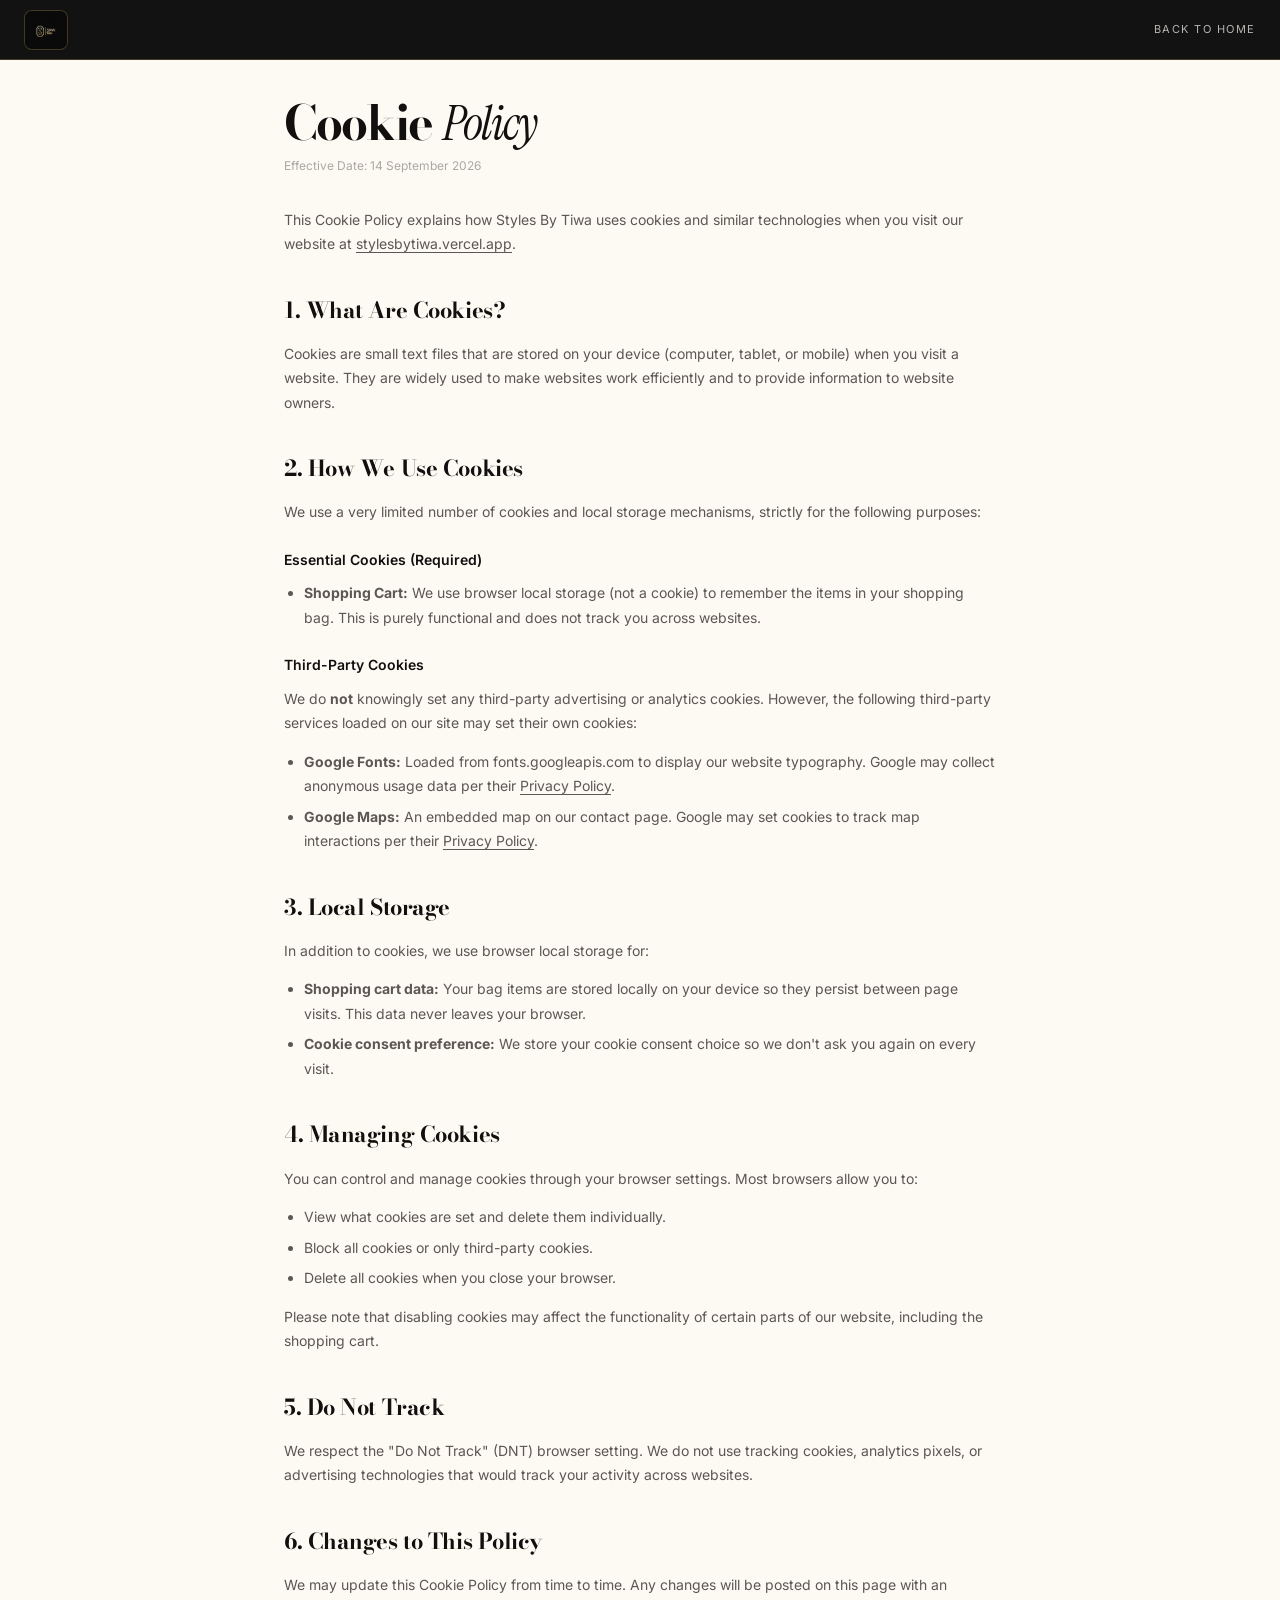
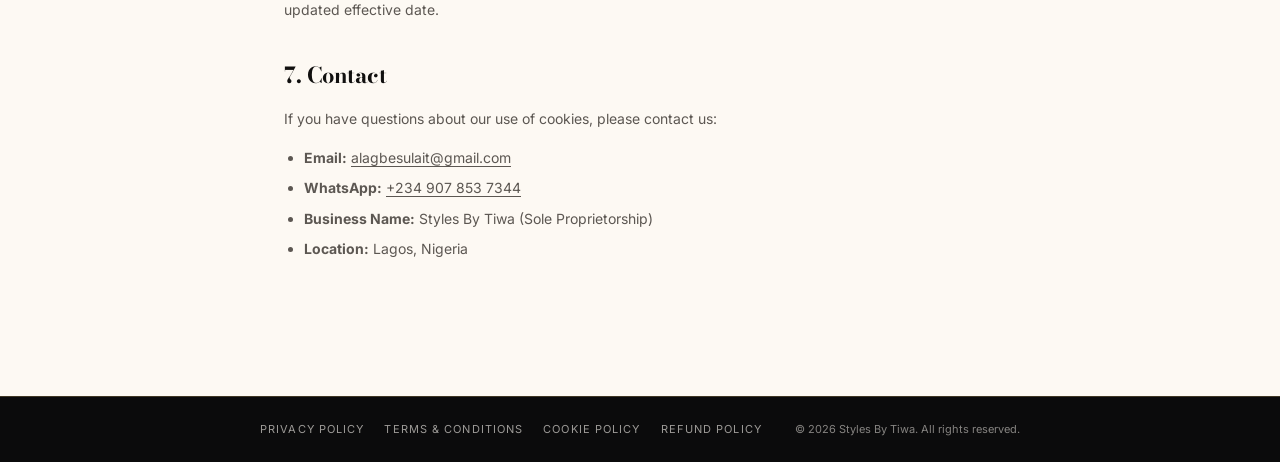
<file: cookie-policy.html>
<!DOCTYPE html>
<html lang="en">
<head>
<meta charset="UTF-8"/>
<meta name="viewport" content="width=device-width, initial-scale=1.0"/>
<meta name="robots" content="noindex, nofollow"/>
<title>Cookie Policy | Styles By Tiwa</title>
<link rel="icon" type="image/jpeg" href="images/Hero_logo.jpeg"/>
<link href="https://fonts.googleapis.com/css2?family=Bodoni+Moda:opsz,wght@6..96,400;6..96,600&family=Instrument+Serif:ital@0;1&family=Inter:wght@400;500;600&display=swap" rel="stylesheet">
<link rel="stylesheet" href="legal.css"/>
</head>
<body>
<header class="header">
  <a href="index.html" class="logo"><span class="logo-mark"><img src="images/Hero_logo.jpeg" alt="Styles By Tiwa"/></span></a>
  <a href="index.html" class="back-link">Back to Home</a>
</header>
<main>
  <h1>Cookie <em>Policy</em></h1>
  <p class="effective-date">Effective Date: 14 September 2026</p>

  <p>This Cookie Policy explains how Styles By Tiwa uses cookies and similar technologies when you visit our website at <a href="https://stylesbytiwa.vercel.app" class="link">stylesbytiwa.vercel.app</a>.</p>

  <h2>1. What Are Cookies?</h2>
  <p>Cookies are small text files that are stored on your device (computer, tablet, or mobile) when you visit a website. They are widely used to make websites work efficiently and to provide information to website owners.</p>

  <h2>2. How We Use Cookies</h2>
  <p>We use a very limited number of cookies and local storage mechanisms, strictly for the following purposes:</p>

  <h3>Essential Cookies (Required)</h3>
  <ul>
    <li><strong>Shopping Cart:</strong> We use browser local storage (not a cookie) to remember the items in your shopping bag. This is purely functional and does not track you across websites.</li>
  </ul>

  <h3>Third-Party Cookies</h3>
  <p>We do <strong>not</strong> knowingly set any third-party advertising or analytics cookies. However, the following third-party services loaded on our site may set their own cookies:</p>
  <ul>
    <li><strong>Google Fonts:</strong> Loaded from fonts.googleapis.com to display our website typography. Google may collect anonymous usage data per their <a href="https://policies.google.com/privacy" target="_blank" rel="noopener" class="link">Privacy Policy</a>.</li>
    <li><strong>Google Maps:</strong> An embedded map on our contact page. Google may set cookies to track map interactions per their <a href="https://policies.google.com/privacy" target="_blank" rel="noopener" class="link">Privacy Policy</a>.</li>
  </ul>

  <h2>3. Local Storage</h2>
  <p>In addition to cookies, we use browser local storage for:</p>
  <ul>
    <li><strong>Shopping cart data:</strong> Your bag items are stored locally on your device so they persist between page visits. This data never leaves your browser.</li>
    <li><strong>Cookie consent preference:</strong> We store your cookie consent choice so we don't ask you again on every visit.</li>
  </ul>

  <h2>4. Managing Cookies</h2>
  <p>You can control and manage cookies through your browser settings. Most browsers allow you to:</p>
  <ul>
    <li>View what cookies are set and delete them individually.</li>
    <li>Block all cookies or only third-party cookies.</li>
    <li>Delete all cookies when you close your browser.</li>
  </ul>
  <p>Please note that disabling cookies may affect the functionality of certain parts of our website, including the shopping cart.</p>

  <h2>5. Do Not Track</h2>
  <p>We respect the "Do Not Track" (DNT) browser setting. We do not use tracking cookies, analytics pixels, or advertising technologies that would track your activity across websites.</p>

  <h2>6. Changes to This Policy</h2>
  <p>We may update this Cookie Policy from time to time. Any changes will be posted on this page with an updated effective date.</p>

  <h2>7. Contact</h2>
  <p>If you have questions about our use of cookies, please contact us:</p>
  <ul>
    <li><strong>Email:</strong> <a href="mailto:alagbesulait@gmail.com" class="link">alagbesulait@gmail.com</a></li>
    <li><strong>WhatsApp:</strong> <a href="https://wa.me/2349078537344" class="link">+234 907 853 7344</a></li>
    <li><strong>Business Name:</strong> Styles By Tiwa (Sole Proprietorship)</li>
    <li><strong>Location:</strong> Lagos, Nigeria</li>
  </ul>
</main>
<footer class="footer">
  <div class="footer-inner">
    <div class="footer-links">
      <a href="privacy-policy.html">Privacy Policy</a>
      <a href="terms.html">Terms &amp; Conditions</a>
      <a href="cookie-policy.html">Cookie Policy</a>
      <a href="refund-policy.html">Refund Policy</a>
    </div>
    <div class="footer-copy">&copy; 2026 Styles By Tiwa. All rights reserved.</div>
  </div>
</footer>
</body>
</html>
</file>
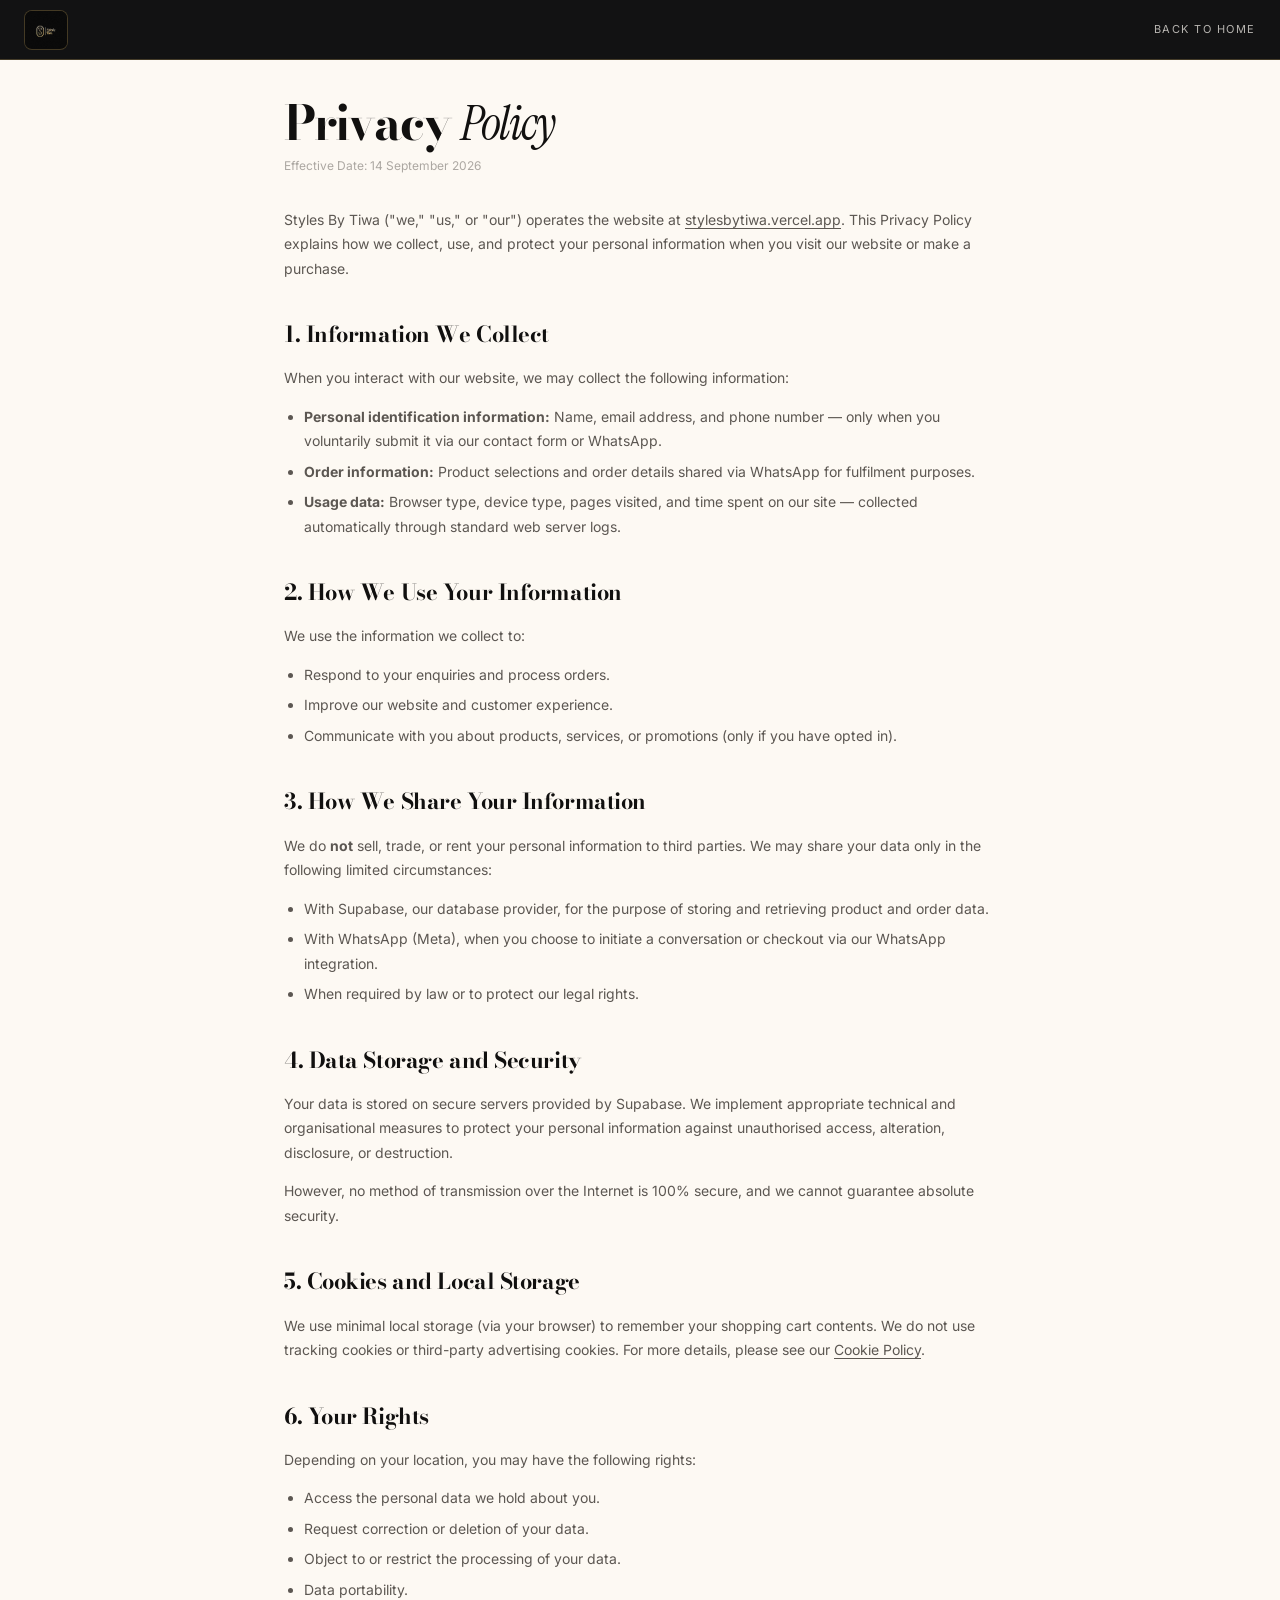
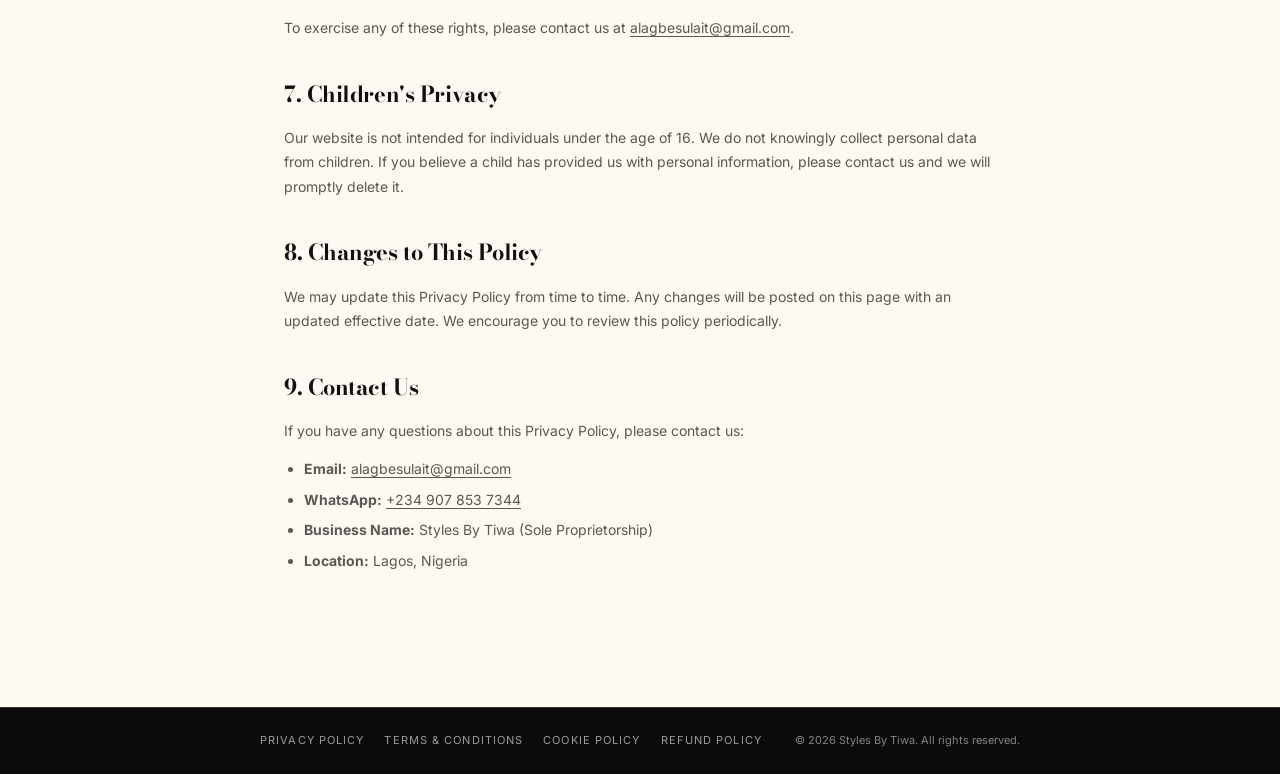
<file: privacy-policy.html>
<!DOCTYPE html>
<html lang="en">
<head>
<meta charset="UTF-8"/>
<meta name="viewport" content="width=device-width, initial-scale=1.0"/>
<meta name="robots" content="noindex, nofollow"/>
<title>Privacy Policy | Styles By Tiwa</title>
<link rel="icon" type="image/jpeg" href="images/Hero_logo.jpeg"/>
<link href="https://fonts.googleapis.com/css2?family=Bodoni+Moda:opsz,wght@6..96,400;6..96,600&family=Instrument+Serif:ital@0;1&family=Inter:wght@400;500;600&display=swap" rel="stylesheet">
<link rel="stylesheet" href="legal.css"/>
</head>
<body>
<header class="header">
  <a href="index.html" class="logo"><span class="logo-mark"><img src="images/Hero_logo.jpeg" alt="Styles By Tiwa"/></span></a>
  <a href="index.html" class="back-link">Back to Home</a>
</header>
<main>
  <h1>Privacy <em>Policy</em></h1>
  <p class="effective-date">Effective Date: 14 September 2026</p>

  <p>Styles By Tiwa ("we," "us," or "our") operates the website at <a href="https://stylesbytiwa.vercel.app" class="link">stylesbytiwa.vercel.app</a>. This Privacy Policy explains how we collect, use, and protect your personal information when you visit our website or make a purchase.</p>

  <h2>1. Information We Collect</h2>
  <p>When you interact with our website, we may collect the following information:</p>
  <ul>
    <li><strong>Personal identification information:</strong> Name, email address, and phone number — only when you voluntarily submit it via our contact form or WhatsApp.</li>
    <li><strong>Order information:</strong> Product selections and order details shared via WhatsApp for fulfilment purposes.</li>
    <li><strong>Usage data:</strong> Browser type, device type, pages visited, and time spent on our site — collected automatically through standard web server logs.</li>
  </ul>

  <h2>2. How We Use Your Information</h2>
  <p>We use the information we collect to:</p>
  <ul>
    <li>Respond to your enquiries and process orders.</li>
    <li>Improve our website and customer experience.</li>
    <li>Communicate with you about products, services, or promotions (only if you have opted in).</li>
  </ul>

  <h2>3. How We Share Your Information</h2>
  <p>We do <strong>not</strong> sell, trade, or rent your personal information to third parties. We may share your data only in the following limited circumstances:</p>
  <ul>
    <li>With Supabase, our database provider, for the purpose of storing and retrieving product and order data.</li>
    <li>With WhatsApp (Meta), when you choose to initiate a conversation or checkout via our WhatsApp integration.</li>
    <li>When required by law or to protect our legal rights.</li>
  </ul>

  <h2>4. Data Storage and Security</h2>
  <p>Your data is stored on secure servers provided by Supabase. We implement appropriate technical and organisational measures to protect your personal information against unauthorised access, alteration, disclosure, or destruction.</p>
  <p>However, no method of transmission over the Internet is 100% secure, and we cannot guarantee absolute security.</p>

  <h2>5. Cookies and Local Storage</h2>
  <p>We use minimal local storage (via your browser) to remember your shopping cart contents. We do not use tracking cookies or third-party advertising cookies. For more details, please see our <a href="cookie-policy.html" class="link">Cookie Policy</a>.</p>

  <h2>6. Your Rights</h2>
  <p>Depending on your location, you may have the following rights:</p>
  <ul>
    <li>Access the personal data we hold about you.</li>
    <li>Request correction or deletion of your data.</li>
    <li>Object to or restrict the processing of your data.</li>
    <li>Data portability.</li>
  </ul>
  <p>To exercise any of these rights, please contact us at <a href="mailto:alagbesulait@gmail.com" class="link">alagbesulait@gmail.com</a>.</p>

  <h2>7. Children's Privacy</h2>
  <p>Our website is not intended for individuals under the age of 16. We do not knowingly collect personal data from children. If you believe a child has provided us with personal information, please contact us and we will promptly delete it.</p>

  <h2>8. Changes to This Policy</h2>
  <p>We may update this Privacy Policy from time to time. Any changes will be posted on this page with an updated effective date. We encourage you to review this policy periodically.</p>

  <h2>9. Contact Us</h2>
  <p>If you have any questions about this Privacy Policy, please contact us:</p>
  <ul>
    <li><strong>Email:</strong> <a href="mailto:alagbesulait@gmail.com" class="link">alagbesulait@gmail.com</a></li>
    <li><strong>WhatsApp:</strong> <a href="https://wa.me/2349078537344" class="link">+234 907 853 7344</a></li>
    <li><strong>Business Name:</strong> Styles By Tiwa (Sole Proprietorship)</li>
    <li><strong>Location:</strong> Lagos, Nigeria</li>
  </ul>
</main>
<footer class="footer">
  <div class="footer-inner">
    <div class="footer-links">
      <a href="privacy-policy.html">Privacy Policy</a>
      <a href="terms.html">Terms &amp; Conditions</a>
      <a href="cookie-policy.html">Cookie Policy</a>
      <a href="refund-policy.html">Refund Policy</a>
    </div>
    <div class="footer-copy">&copy; 2026 Styles By Tiwa. All rights reserved.</div>
  </div>
</footer>
</body>
</html>
</file>
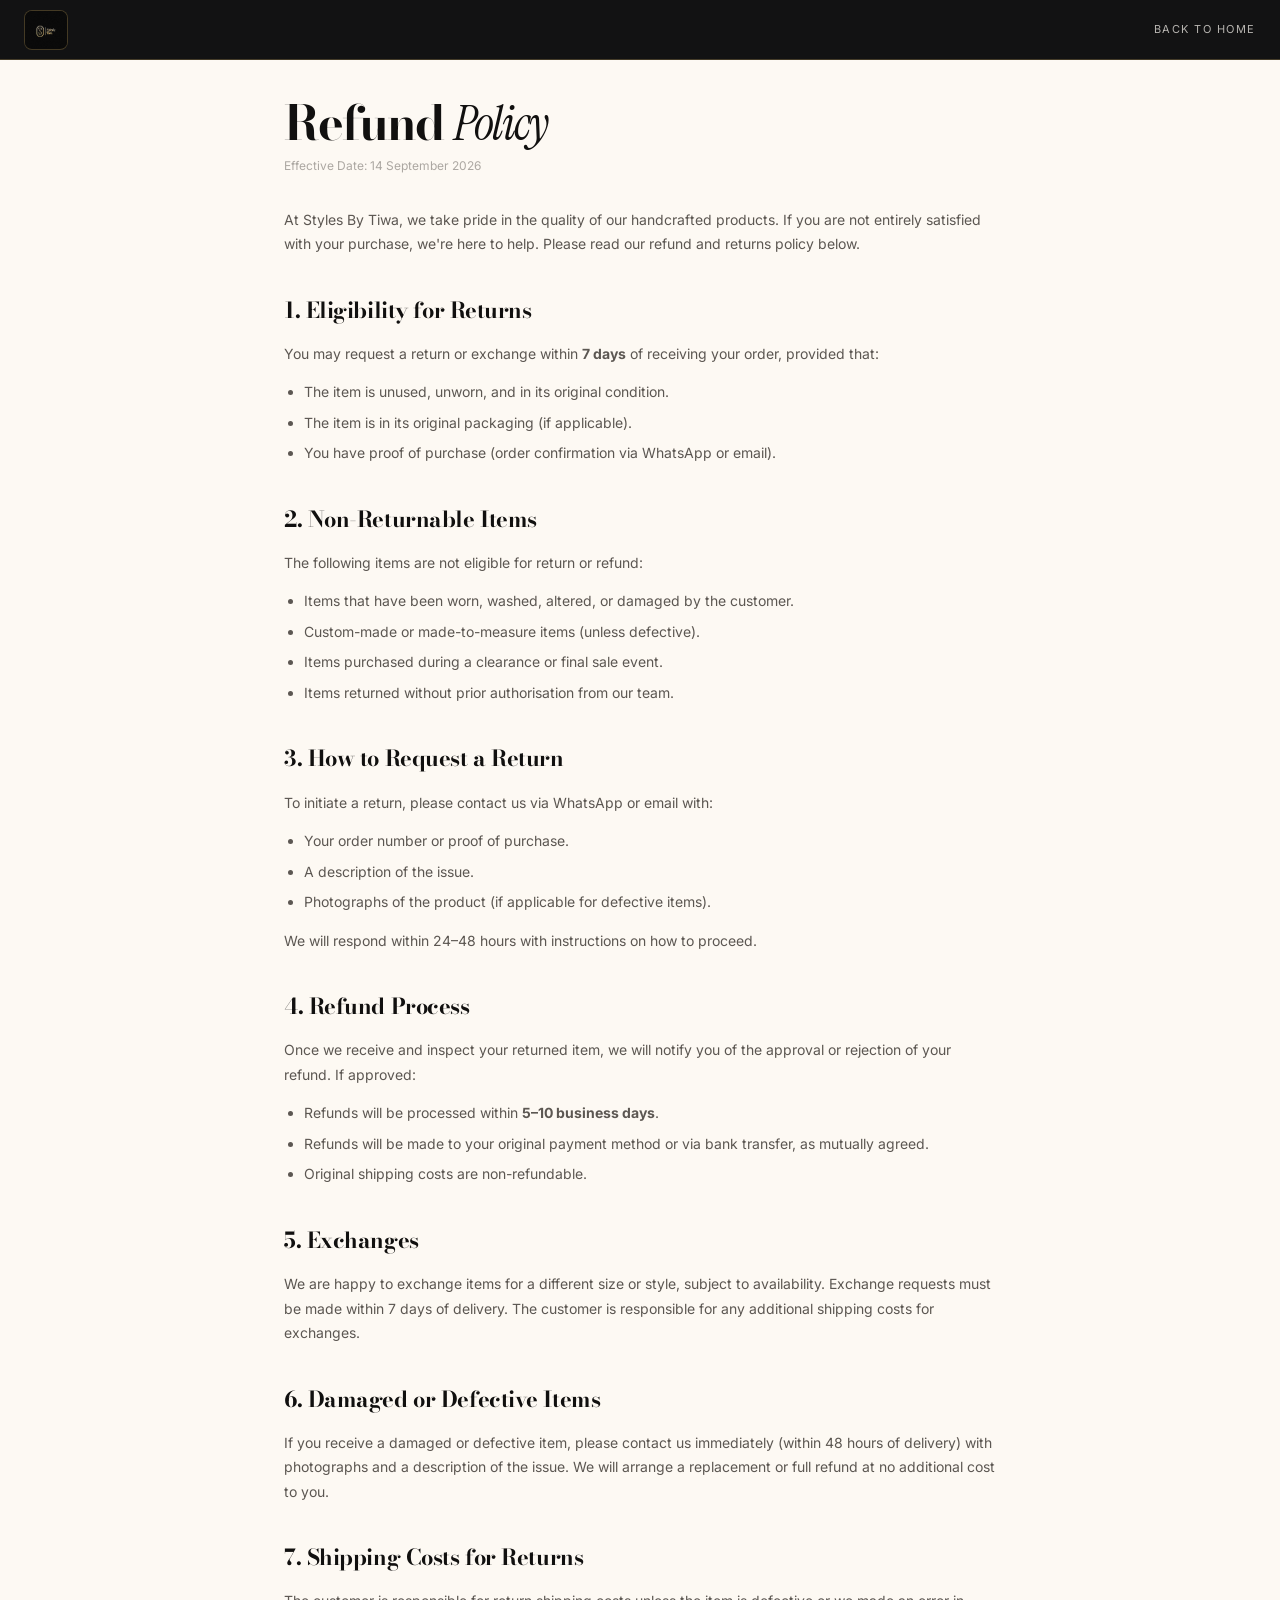
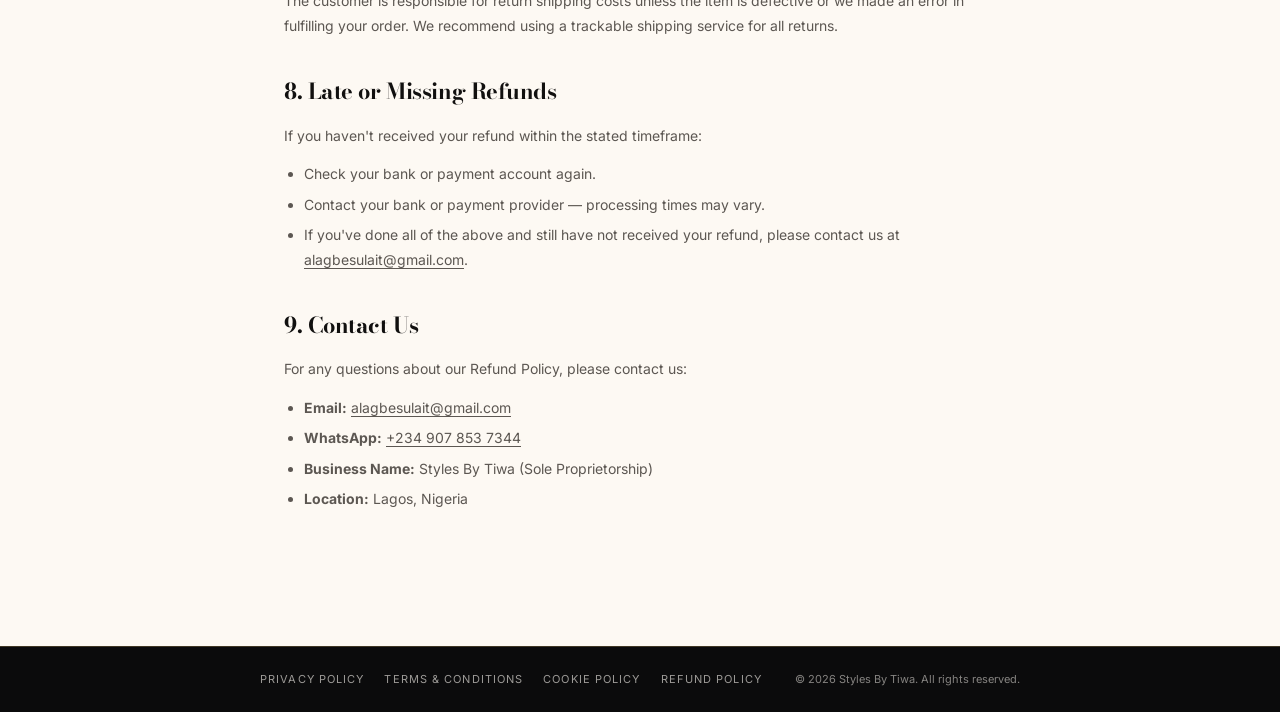
<file: refund-policy.html>
<!DOCTYPE html>
<html lang="en">
<head>
<meta charset="UTF-8"/>
<meta name="viewport" content="width=device-width, initial-scale=1.0"/>
<meta name="robots" content="noindex, nofollow"/>
<title>Refund Policy | Styles By Tiwa</title>
<link rel="icon" type="image/jpeg" href="images/Hero_logo.jpeg"/>
<link href="https://fonts.googleapis.com/css2?family=Bodoni+Moda:opsz,wght@6..96,400;6..96,600&family=Instrument+Serif:ital@0;1&family=Inter:wght@400;500;600&display=swap" rel="stylesheet">
<link rel="stylesheet" href="legal.css"/>
</head>
<body>
<header class="header">
  <a href="index.html" class="logo"><span class="logo-mark"><img src="images/Hero_logo.jpeg" alt="Styles By Tiwa"/></span></a>
  <a href="index.html" class="back-link">Back to Home</a>
</header>
<main>
  <h1>Refund <em>Policy</em></h1>
  <p class="effective-date">Effective Date: 14 September 2026</p>

  <p>At Styles By Tiwa, we take pride in the quality of our handcrafted products. If you are not entirely satisfied with your purchase, we're here to help. Please read our refund and returns policy below.</p>

  <h2>1. Eligibility for Returns</h2>
  <p>You may request a return or exchange within <strong>7 days</strong> of receiving your order, provided that:</p>
  <ul>
    <li>The item is unused, unworn, and in its original condition.</li>
    <li>The item is in its original packaging (if applicable).</li>
    <li>You have proof of purchase (order confirmation via WhatsApp or email).</li>
  </ul>

  <h2>2. Non-Returnable Items</h2>
  <p>The following items are not eligible for return or refund:</p>
  <ul>
    <li>Items that have been worn, washed, altered, or damaged by the customer.</li>
    <li>Custom-made or made-to-measure items (unless defective).</li>
    <li>Items purchased during a clearance or final sale event.</li>
    <li>Items returned without prior authorisation from our team.</li>
  </ul>

  <h2>3. How to Request a Return</h2>
  <p>To initiate a return, please contact us via WhatsApp or email with:</p>
  <ul>
    <li>Your order number or proof of purchase.</li>
    <li>A description of the issue.</li>
    <li>Photographs of the product (if applicable for defective items).</li>
  </ul>
  <p>We will respond within 24–48 hours with instructions on how to proceed.</p>

  <h2>4. Refund Process</h2>
  <p>Once we receive and inspect your returned item, we will notify you of the approval or rejection of your refund. If approved:</p>
  <ul>
    <li>Refunds will be processed within <strong>5–10 business days</strong>.</li>
    <li>Refunds will be made to your original payment method or via bank transfer, as mutually agreed.</li>
    <li>Original shipping costs are non-refundable.</li>
  </ul>

  <h2>5. Exchanges</h2>
  <p>We are happy to exchange items for a different size or style, subject to availability. Exchange requests must be made within 7 days of delivery. The customer is responsible for any additional shipping costs for exchanges.</p>

  <h2>6. Damaged or Defective Items</h2>
  <p>If you receive a damaged or defective item, please contact us immediately (within 48 hours of delivery) with photographs and a description of the issue. We will arrange a replacement or full refund at no additional cost to you.</p>

  <h2>7. Shipping Costs for Returns</h2>
  <p>The customer is responsible for return shipping costs unless the item is defective or we made an error in fulfilling your order. We recommend using a trackable shipping service for all returns.</p>

  <h2>8. Late or Missing Refunds</h2>
  <p>If you haven't received your refund within the stated timeframe:</p>
  <ul>
    <li>Check your bank or payment account again.</li>
    <li>Contact your bank or payment provider — processing times may vary.</li>
    <li>If you've done all of the above and still have not received your refund, please contact us at <a href="mailto:alagbesulait@gmail.com" class="link">alagbesulait@gmail.com</a>.</li>
  </ul>

  <h2>9. Contact Us</h2>
  <p>For any questions about our Refund Policy, please contact us:</p>
  <ul>
    <li><strong>Email:</strong> <a href="mailto:alagbesulait@gmail.com" class="link">alagbesulait@gmail.com</a></li>
    <li><strong>WhatsApp:</strong> <a href="https://wa.me/2349078537344" class="link">+234 907 853 7344</a></li>
    <li><strong>Business Name:</strong> Styles By Tiwa (Sole Proprietorship)</li>
    <li><strong>Location:</strong> Lagos, Nigeria</li>
  </ul>
</main>
<footer class="footer">
  <div class="footer-inner">
    <div class="footer-links">
      <a href="privacy-policy.html">Privacy Policy</a>
      <a href="terms.html">Terms &amp; Conditions</a>
      <a href="cookie-policy.html">Cookie Policy</a>
      <a href="refund-policy.html">Refund Policy</a>
    </div>
    <div class="footer-copy">&copy; 2026 Styles By Tiwa. All rights reserved.</div>
  </div>
</footer>
</body>
</html>
</file>
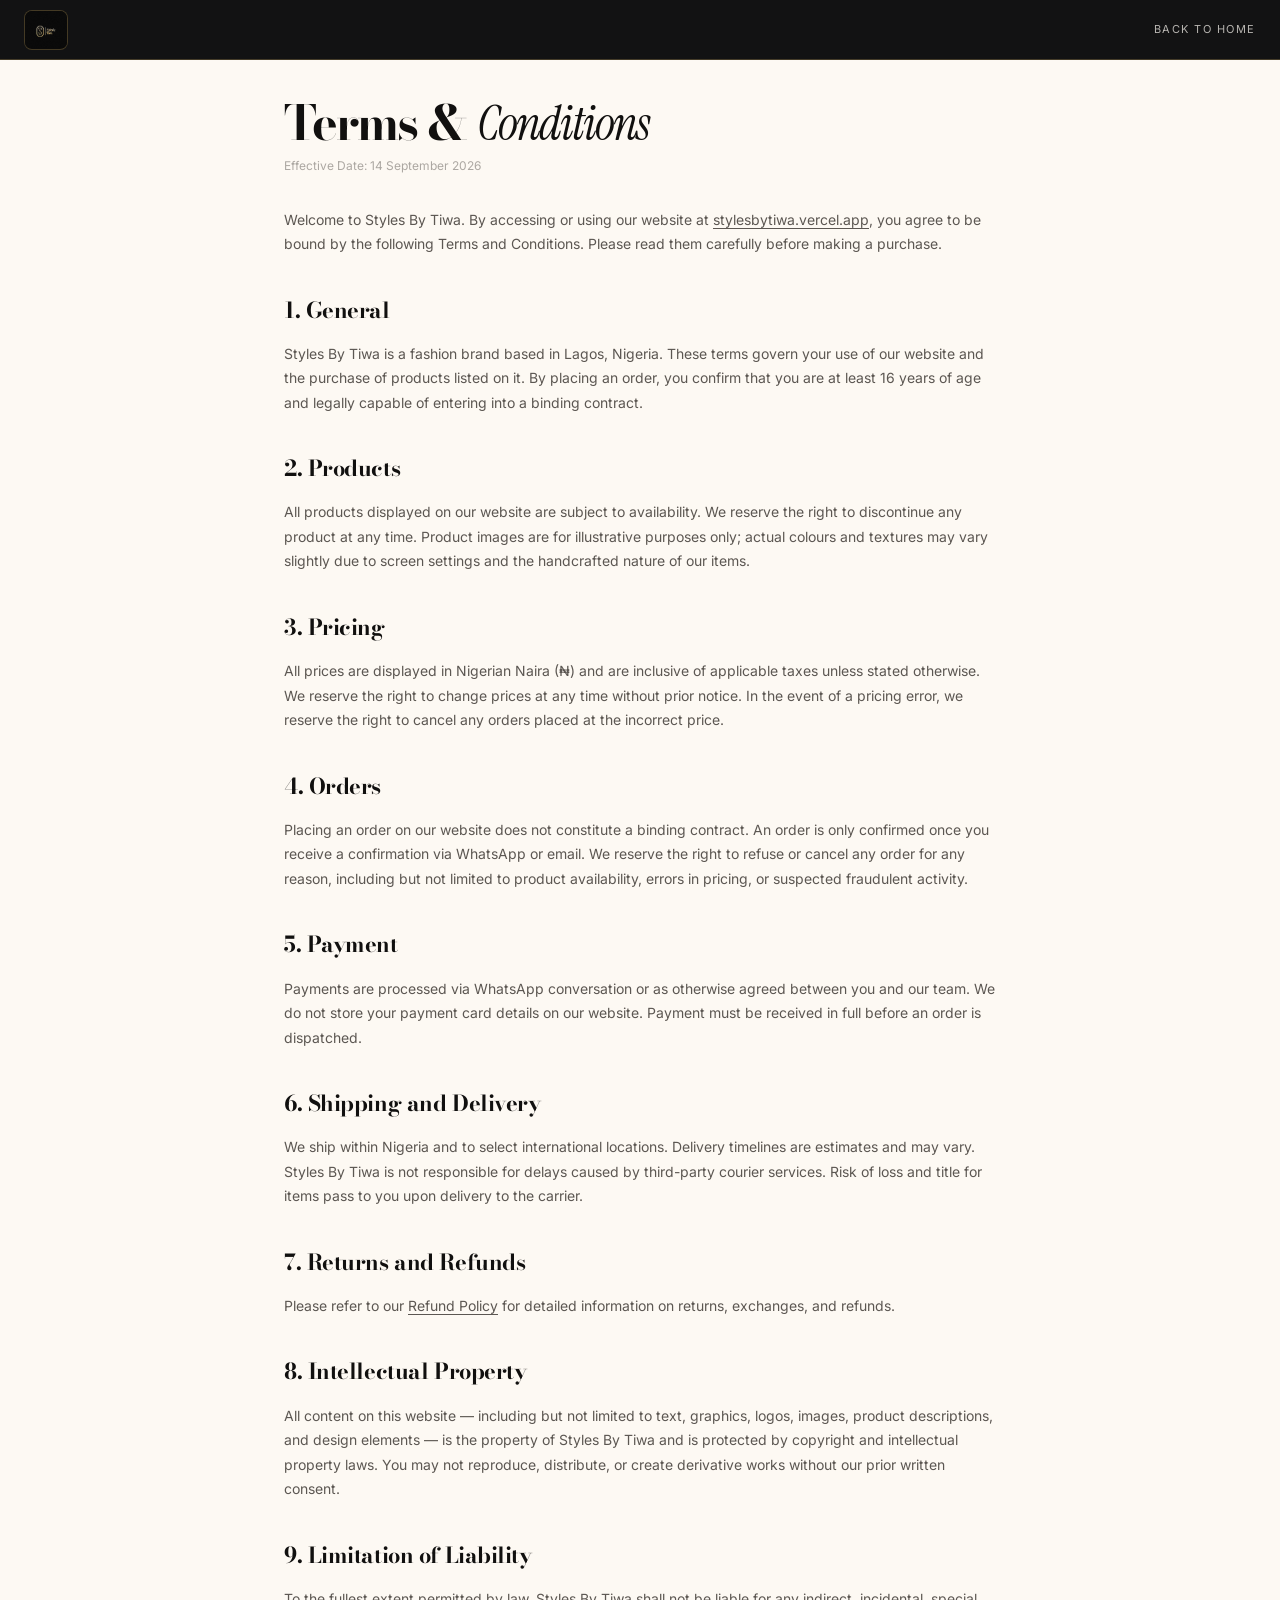
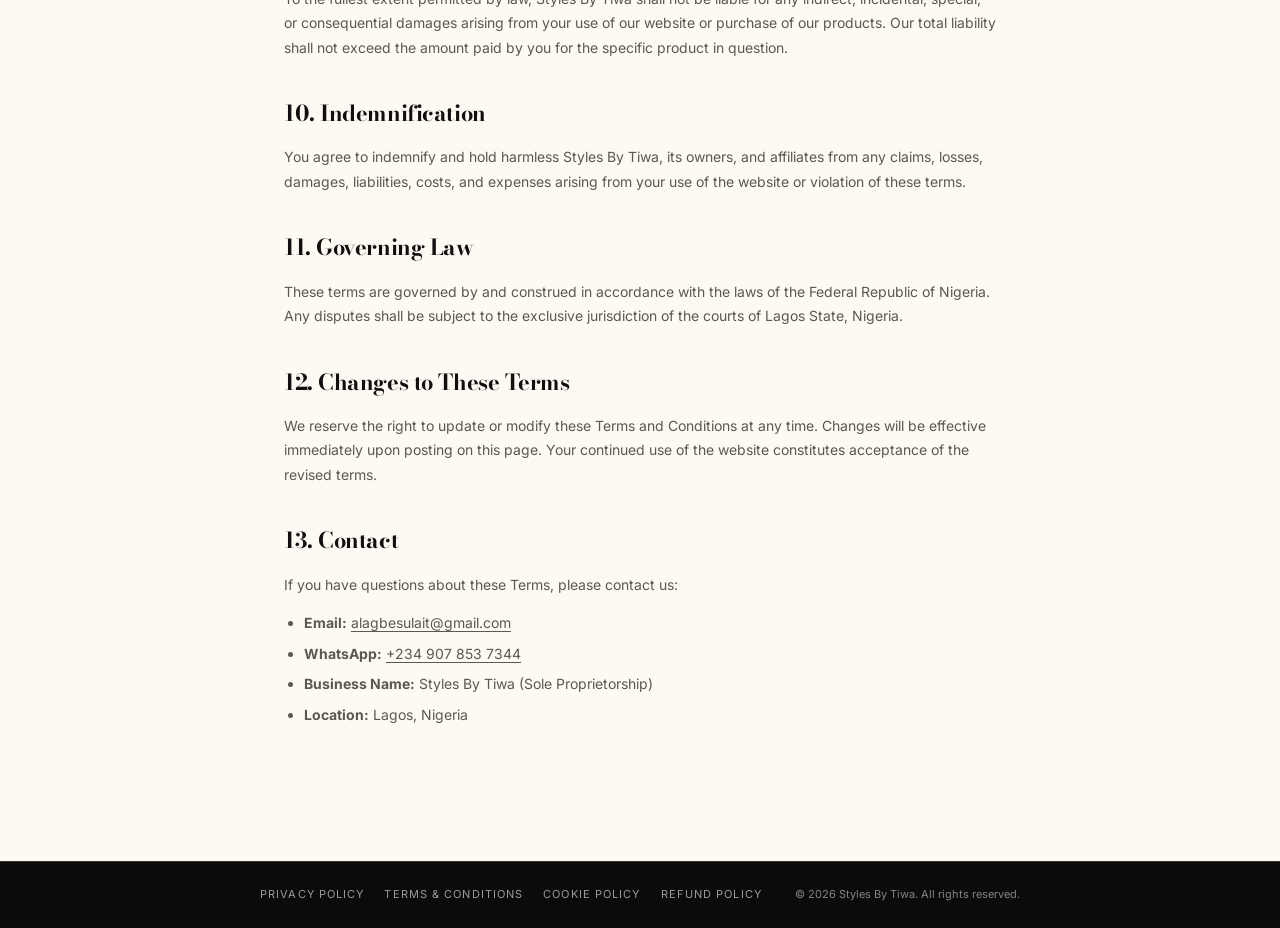
<file: terms.html>
<!DOCTYPE html>
<html lang="en">
<head>
<meta charset="UTF-8"/>
<meta name="viewport" content="width=device-width, initial-scale=1.0"/>
<meta name="robots" content="noindex, nofollow"/>
<title>Terms &amp; Conditions | Styles By Tiwa</title>
<link rel="icon" type="image/jpeg" href="images/Hero_logo.jpeg"/>
<link href="https://fonts.googleapis.com/css2?family=Bodoni+Moda:opsz,wght@6..96,400;6..96,600&family=Instrument+Serif:ital@0;1&family=Inter:wght@400;500;600&display=swap" rel="stylesheet">
<link rel="stylesheet" href="legal.css"/>
</head>
<body>
<header class="header">
  <a href="index.html" class="logo"><span class="logo-mark"><img src="images/Hero_logo.jpeg" alt="Styles By Tiwa"/></span></a>
  <a href="index.html" class="back-link">Back to Home</a>
</header>
<main>
  <h1>Terms &amp; <em>Conditions</em></h1>
  <p class="effective-date">Effective Date: 14 September 2026</p>

  <p>Welcome to Styles By Tiwa. By accessing or using our website at <a href="https://stylesbytiwa.vercel.app" class="link">stylesbytiwa.vercel.app</a>, you agree to be bound by the following Terms and Conditions. Please read them carefully before making a purchase.</p>

  <h2>1. General</h2>
  <p>Styles By Tiwa is a fashion brand based in Lagos, Nigeria. These terms govern your use of our website and the purchase of products listed on it. By placing an order, you confirm that you are at least 16 years of age and legally capable of entering into a binding contract.</p>

  <h2>2. Products</h2>
  <p>All products displayed on our website are subject to availability. We reserve the right to discontinue any product at any time. Product images are for illustrative purposes only; actual colours and textures may vary slightly due to screen settings and the handcrafted nature of our items.</p>

  <h2>3. Pricing</h2>
  <p>All prices are displayed in Nigerian Naira (₦) and are inclusive of applicable taxes unless stated otherwise. We reserve the right to change prices at any time without prior notice. In the event of a pricing error, we reserve the right to cancel any orders placed at the incorrect price.</p>

  <h2>4. Orders</h2>
  <p>Placing an order on our website does not constitute a binding contract. An order is only confirmed once you receive a confirmation via WhatsApp or email. We reserve the right to refuse or cancel any order for any reason, including but not limited to product availability, errors in pricing, or suspected fraudulent activity.</p>

  <h2>5. Payment</h2>
  <p>Payments are processed via WhatsApp conversation or as otherwise agreed between you and our team. We do not store your payment card details on our website. Payment must be received in full before an order is dispatched.</p>

  <h2>6. Shipping and Delivery</h2>
  <p>We ship within Nigeria and to select international locations. Delivery timelines are estimates and may vary. Styles By Tiwa is not responsible for delays caused by third-party courier services. Risk of loss and title for items pass to you upon delivery to the carrier.</p>

  <h2>7. Returns and Refunds</h2>
  <p>Please refer to our <a href="refund-policy.html" class="link">Refund Policy</a> for detailed information on returns, exchanges, and refunds.</p>

  <h2>8. Intellectual Property</h2>
  <p>All content on this website — including but not limited to text, graphics, logos, images, product descriptions, and design elements — is the property of Styles By Tiwa and is protected by copyright and intellectual property laws. You may not reproduce, distribute, or create derivative works without our prior written consent.</p>

  <h2>9. Limitation of Liability</h2>
  <p>To the fullest extent permitted by law, Styles By Tiwa shall not be liable for any indirect, incidental, special, or consequential damages arising from your use of our website or purchase of our products. Our total liability shall not exceed the amount paid by you for the specific product in question.</p>

  <h2>10. Indemnification</h2>
  <p>You agree to indemnify and hold harmless Styles By Tiwa, its owners, and affiliates from any claims, losses, damages, liabilities, costs, and expenses arising from your use of the website or violation of these terms.</p>

  <h2>11. Governing Law</h2>
  <p>These terms are governed by and construed in accordance with the laws of the Federal Republic of Nigeria. Any disputes shall be subject to the exclusive jurisdiction of the courts of Lagos State, Nigeria.</p>

  <h2>12. Changes to These Terms</h2>
  <p>We reserve the right to update or modify these Terms and Conditions at any time. Changes will be effective immediately upon posting on this page. Your continued use of the website constitutes acceptance of the revised terms.</p>

  <h2>13. Contact</h2>
  <p>If you have questions about these Terms, please contact us:</p>
  <ul>
    <li><strong>Email:</strong> <a href="mailto:alagbesulait@gmail.com" class="link">alagbesulait@gmail.com</a></li>
    <li><strong>WhatsApp:</strong> <a href="https://wa.me/2349078537344" class="link">+234 907 853 7344</a></li>
    <li><strong>Business Name:</strong> Styles By Tiwa (Sole Proprietorship)</li>
    <li><strong>Location:</strong> Lagos, Nigeria</li>
  </ul>
</main>
<footer class="footer">
  <div class="footer-inner">
    <div class="footer-links">
      <a href="privacy-policy.html">Privacy Policy</a>
      <a href="terms.html">Terms &amp; Conditions</a>
      <a href="cookie-policy.html">Cookie Policy</a>
      <a href="refund-policy.html">Refund Policy</a>
    </div>
    <div class="footer-copy">&copy; 2026 Styles By Tiwa. All rights reserved.</div>
  </div>
</footer>
</body>
</html>
</file>
<file: legal.css>
:root{
  --paper:#FDF9F3;--paper-2:#F3ECE1;--ink:#11100F;--ink-2:#5C5752;
  --line:rgba(17,16,15,0.12);--line-strong:rgba(17,16,15,0.22);
  --noir:#0B0B0C;--gold:#C9A961;--gold-light:#F5E7B8;
  --gold-line:rgba(201,169,97,0.28);--ease:cubic-bezier(.76,0,.24,1)
}
*{margin:0;padding:0;box-sizing:border-box}
html{scroll-behavior:smooth;background:var(--paper)}
body{font-family:"Inter",system-ui,sans-serif;background:var(--paper);color:var(--ink);-webkit-font-smoothing:antialiased;line-height:1.6}
a{color:inherit;text-decoration:none}
.header{position:fixed;top:0;left:0;right:0;z-index:50;height:60px;display:flex;align-items:center;justify-content:space-between;padding:0 24px;border-bottom:1px solid var(--gold-line);background:rgba(11,11,12,0.97);backdrop-filter:blur(16px);color:var(--paper)}
.logo{display:flex;align-items:center;gap:12px;text-decoration:none;color:inherit}
.logo-mark{height:40px;border-radius:8px;border:1px solid rgba(201,169,97,.3);overflow:hidden;background:#0A0A0A;display:block}
.logo-mark img{height:100%;width:auto;max-width:160px;object-fit:contain;display:block}
.back-link{font-size:11px;letter-spacing:.14em;text-transform:uppercase;opacity:.7;transition:.2s}
.back-link:hover{opacity:1}
main{max-width:760px;margin:0 auto;padding:100px 24px 60px}
h1{font-family:"Bodoni Moda",serif;font-size:clamp(32px,5vw,48px);letter-spacing:-.04em;line-height:.95;margin-bottom:8px}
h1 em{font-family:"Instrument Serif",serif;font-style:italic;font-weight:400}
.subtitle{font-size:13px;color:var(--ink-2);margin-bottom:40px;padding-bottom:24px;border-bottom:1px solid var(--line)}
h2{font-family:"Bodoni Moda",serif;font-size:22px;letter-spacing:-.02em;margin:36px 0 14px}
h3{font-size:14px;font-weight:600;margin:24px 0 10px}
p{font-size:14px;line-height:1.75;color:var(--ink-2);margin-bottom:14px}
ul,ol{margin:0 0 14px 20px;font-size:14px;color:var(--ink-2);line-height:1.75}
li{margin-bottom:6px}
a.link{color:var(--gold-dark);text-decoration:underline;text-underline-offset:3px}
a.link:hover{color:var(--ink)}
.effective-date{font-size:12px;opacity:.5;margin-bottom:32px}
.footer{padding:24px 32px;background:var(--noir);color:var(--paper);border-top:1px solid var(--gold-line);margin-top:60px}
.footer-inner{max-width:760px;margin:0 auto;display:flex;justify-content:space-between;align-items:center;flex-wrap:wrap;gap:12px}
.footer-links{display:flex;gap:20px;flex-wrap:wrap}
.footer-links a{font-size:11px;letter-spacing:.1em;text-transform:uppercase;opacity:.6;transition:.2s}
.footer-links a:hover{opacity:1;color:var(--gold-light)}
.footer-copy{font-size:11px;opacity:.5}
@media(max-width:600px){
  main{padding:80px 16px 40px}
  h1{font-size:28px}
  .footer-inner{flex-direction:column;text-align:center}
}
</file>
